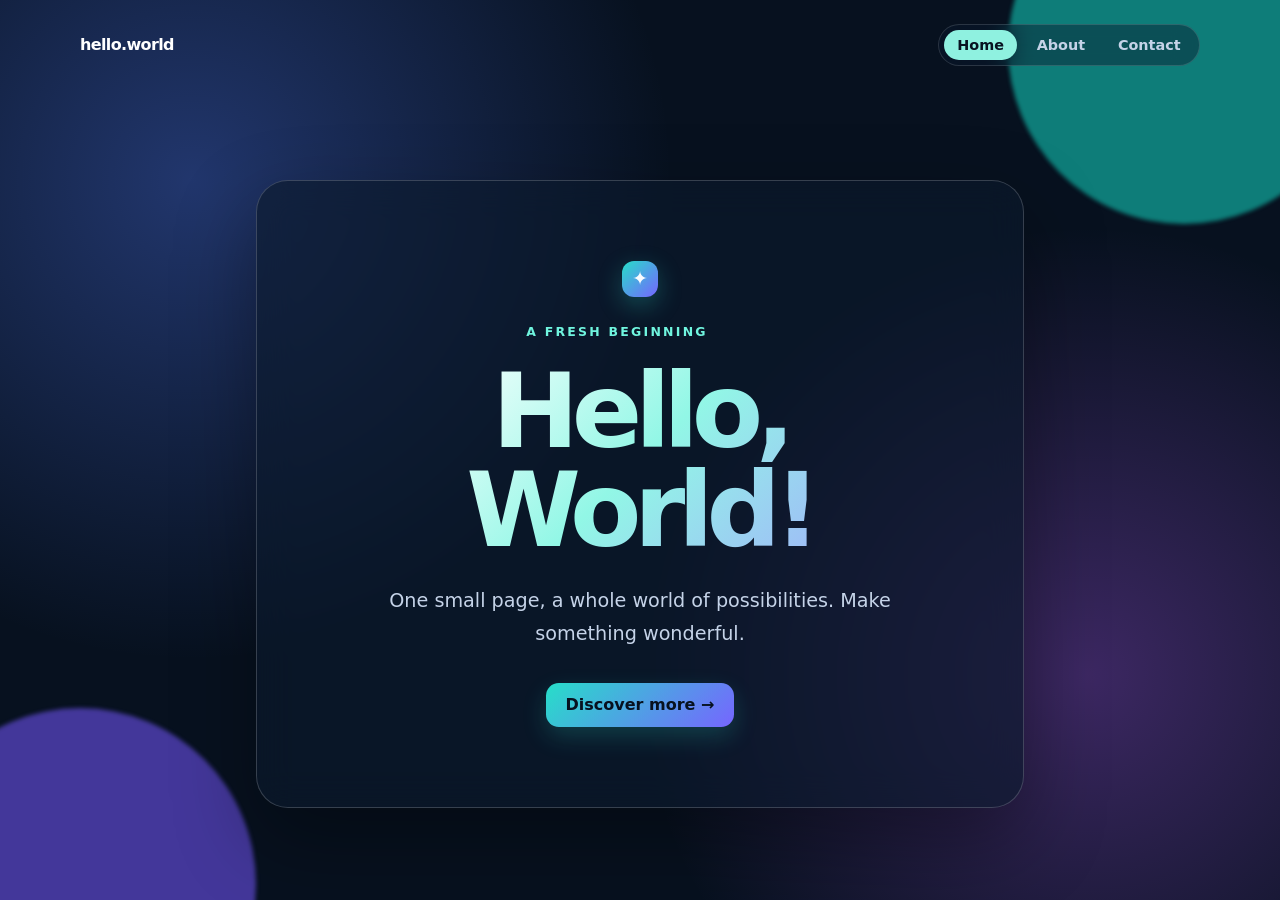
<file: index.html>
<!doctype html>
<html lang="en">
  <head>
    <meta charset="UTF-8" />
    <meta name="viewport" content="width=device-width, initial-scale=1.0" />
    <meta name="description" content="A polished Hello World page" />
    <title>Hello, World!</title>
    <link rel="stylesheet" href="styles.css" />
  </head>
  <body>
    <div class="orb one" aria-hidden="true"></div>
    <div class="orb two" aria-hidden="true"></div>
    <header class="site-header">
      <a class="brand" href="index.html">hello.world</a>
      <nav aria-label="Primary navigation">
        <a href="index.html" aria-current="page">Home</a>
        <a href="about.html">About</a>
        <a href="contact.html">Contact</a>
      </nav>
    </header>
    <main>
      <div class="sparkle" aria-hidden="true">✦</div>
      <p class="eyebrow">A fresh beginning</p>
      <h1>Hello, World!</h1>
      <p>One small page, a whole world of possibilities. Make something wonderful.</p>
      <a class="button" href="about.html">Discover more →</a>
    </main>
  </body>
</html>
</file>
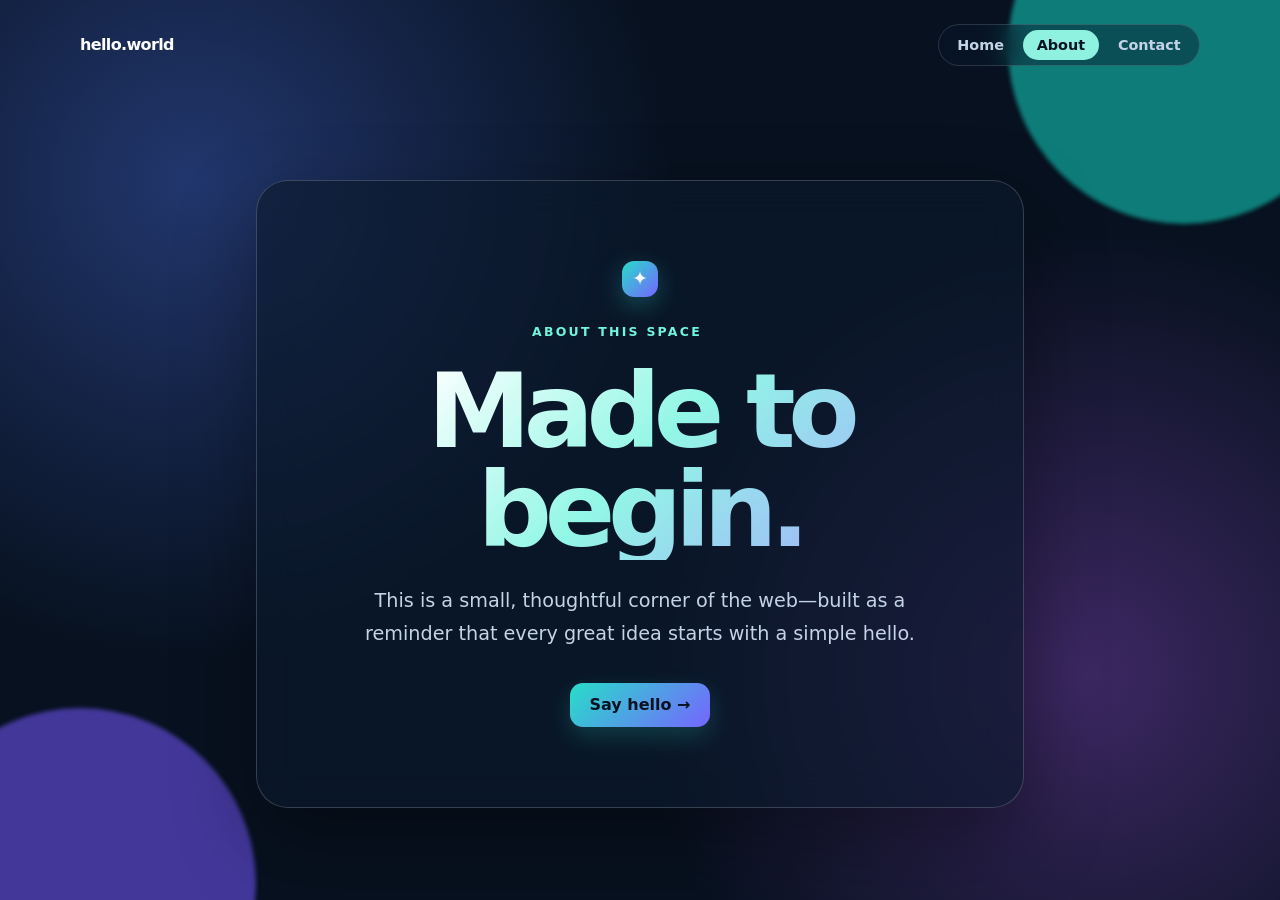
<file: about.html>
<!doctype html>
<html lang="en">
  <head>
    <meta charset="UTF-8" />
    <meta name="viewport" content="width=device-width, initial-scale=1.0" />
    <meta name="description" content="About hello.world" />
    <title>About · hello.world</title>
    <link rel="stylesheet" href="styles.css" />
  </head>
  <body>
    <div class="orb one" aria-hidden="true"></div><div class="orb two" aria-hidden="true"></div>
    <header class="site-header">
      <a class="brand" href="index.html">hello.world</a>
      <nav aria-label="Primary navigation"><a href="index.html">Home</a><a href="about.html" aria-current="page">About</a><a href="contact.html">Contact</a></nav>
    </header>
    <main>
      <div class="sparkle" aria-hidden="true">✦</div>
      <p class="eyebrow">About this space</p>
      <h1>Made to begin.</h1>
      <p>This is a small, thoughtful corner of the web—built as a reminder that every great idea starts with a simple hello.</p>
      <a class="button" href="contact.html">Say hello →</a>
    </main>
  </body>
</html>
</file>
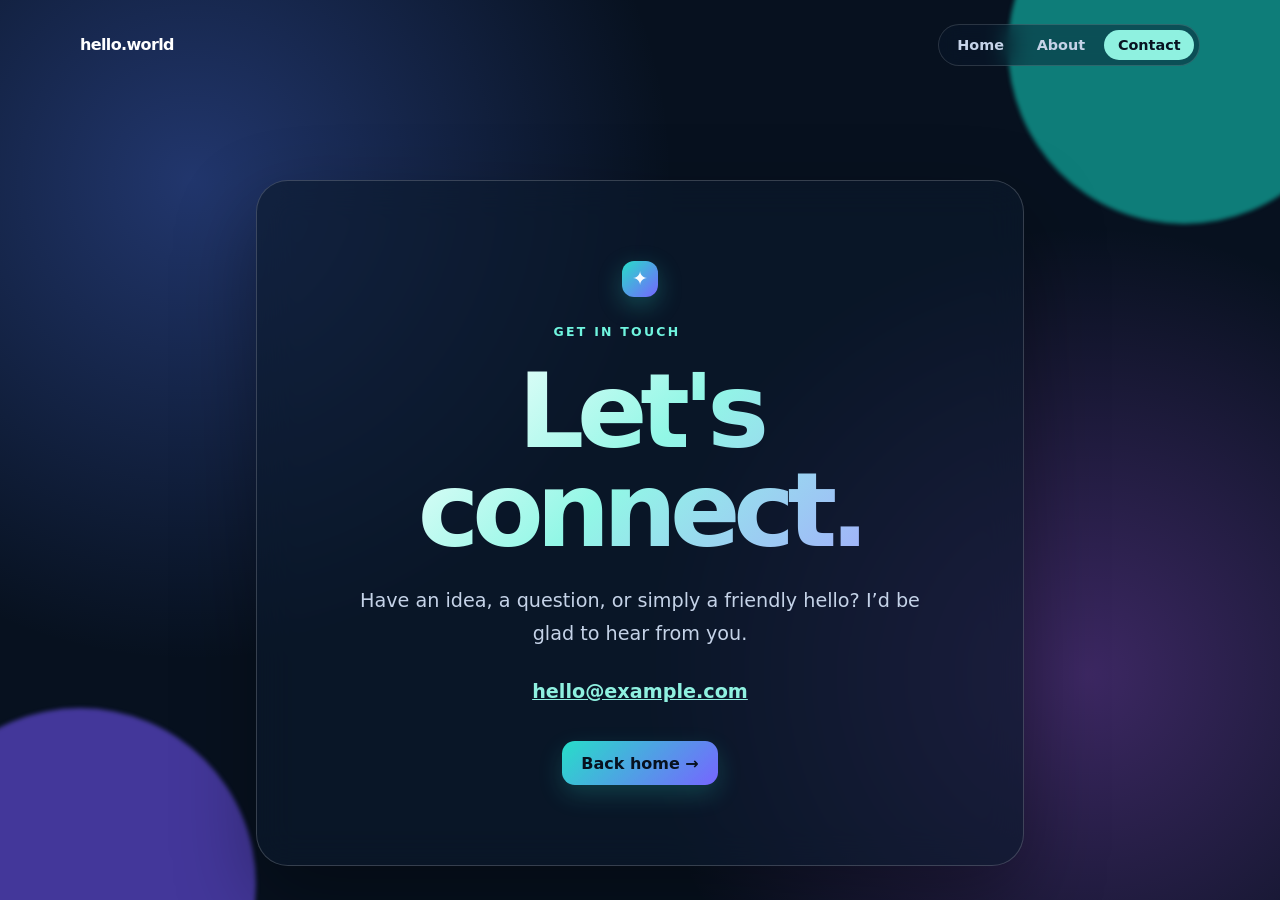
<file: contact.html>
<!doctype html>
<html lang="en">
  <head>
    <meta charset="UTF-8" />
    <meta name="viewport" content="width=device-width, initial-scale=1.0" />
    <meta name="description" content="Contact hello.world" />
    <title>Contact · hello.world</title>
    <link rel="stylesheet" href="styles.css" />
  </head>
  <body>
    <div class="orb one" aria-hidden="true"></div><div class="orb two" aria-hidden="true"></div>
    <header class="site-header">
      <a class="brand" href="index.html">hello.world</a>
      <nav aria-label="Primary navigation"><a href="index.html">Home</a><a href="about.html">About</a><a href="contact.html" aria-current="page">Contact</a></nav>
    </header>
    <main>
      <div class="sparkle" aria-hidden="true">✦</div>
      <p class="eyebrow">Get in touch</p>
      <h1>Let's connect.</h1>
      <p>Have an idea, a question, or simply a friendly hello? I’d be glad to hear from you.</p>
      <p><a class="contact-link" href="mailto:hello@example.com">hello@example.com</a></p>
      <a class="button" href="index.html">Back home →</a>
    </main>
  </body>
</html>
</file>
<file: styles.css>
:root { color-scheme: dark; }
* { box-sizing: border-box; }
body {
  min-height: 100vh;
  margin: 0;
  overflow-x: hidden;
  font-family: Inter, ui-sans-serif, system-ui, -apple-system, BlinkMacSystemFont, "Segoe UI", sans-serif;
  color: #f8fbff;
  background:
    radial-gradient(circle at 15% 20%, rgba(83, 124, 255, .35), transparent 30rem),
    radial-gradient(circle at 85% 75%, rgba(184, 92, 255, .30), transparent 28rem),
    #07111f;
}
.orb { position: fixed; z-index: -1; width: 22rem; aspect-ratio: 1; border-radius: 50%; filter: blur(2px); opacity: .55; animation: drift 11s ease-in-out infinite alternate; }
.orb.one { top: -8rem; right: -5rem; background: #14d8c4; }
.orb.two { bottom: -10rem; left: -6rem; background: #7558ff; animation-delay: -5s; }
.site-header { width: min(92%, 70rem); margin: 0 auto; padding: 1.5rem 0; display: flex; align-items: center; justify-content: space-between; }
.brand { color: #fff; font-weight: 850; letter-spacing: -.04em; text-decoration: none; }
nav { display: flex; gap: .35rem; padding: .3rem; border: 1px solid rgba(255, 255, 255, .14); border-radius: 999px; background: rgba(10, 25, 45, .45); backdrop-filter: blur(12px); }
nav a { padding: .45rem .85rem; border-radius: 999px; color: #c5d3e8; font-size: .9rem; font-weight: 700; text-decoration: none; }
nav a:hover, nav a[aria-current="page"] { color: #081321; background: #8ff1e0; }
main { width: min(90%, 48rem); margin: clamp(3rem, 10vh, 7rem) auto; padding: clamp(2rem, 7vw, 5rem); text-align: center; border: 1px solid rgba(255, 255, 255, .18); border-radius: 2rem; background: rgba(11, 25, 45, .64); box-shadow: 0 2rem 5rem rgba(0, 0, 0, .35); backdrop-filter: blur(18px); animation: rise .8s cubic-bezier(.2, .8, .2, 1) both; }
.sparkle { display: inline-grid; place-items: center; width: 2.25rem; height: 2.25rem; margin-bottom: 1.5rem; border-radius: .75rem; background: linear-gradient(135deg, #27dec9, #7665ff); box-shadow: 0 .5rem 1.5rem rgba(42, 219, 201, .28); font-size: 1.2rem; }
.eyebrow { margin: 0 0 1.25rem; color: #70f5df; font-size: .78rem; font-weight: 800; letter-spacing: .18em; text-transform: uppercase; }
h1 { margin: 0; font-size: clamp(3rem, 10vw, 6.5rem); line-height: .95; letter-spacing: -.07em; background: linear-gradient(135deg, #fff 10%, #92f7e6 50%, #a5a0ff 100%); -webkit-background-clip: text; background-clip: text; color: transparent; }
p { max-width: 35rem; margin: 1.6rem auto 0; color: #c5d3e8; font-size: clamp(1rem, 2.2vw, 1.2rem); line-height: 1.7; }
.button { display: inline-block; margin-top: 2rem; padding: .8rem 1.2rem; border-radius: .8rem; background: linear-gradient(135deg, #27dec9, #7665ff); color: #07111f; font-weight: 850; text-decoration: none; box-shadow: 0 .6rem 1.5rem rgba(42, 219, 201, .2); }
.contact-link { color: #8ff1e0; font-weight: 750; }
@keyframes rise { from { opacity: 0; transform: translateY(1.5rem) scale(.98); } to { opacity: 1; transform: translateY(0) scale(1); } }
@keyframes drift { to { transform: translate(2rem, 1rem) scale(1.12); } }
@media (max-width: 28rem) { .site-header { align-items: flex-start; gap: 1rem; flex-direction: column; } nav { width: 100%; justify-content: center; } }
</file>
